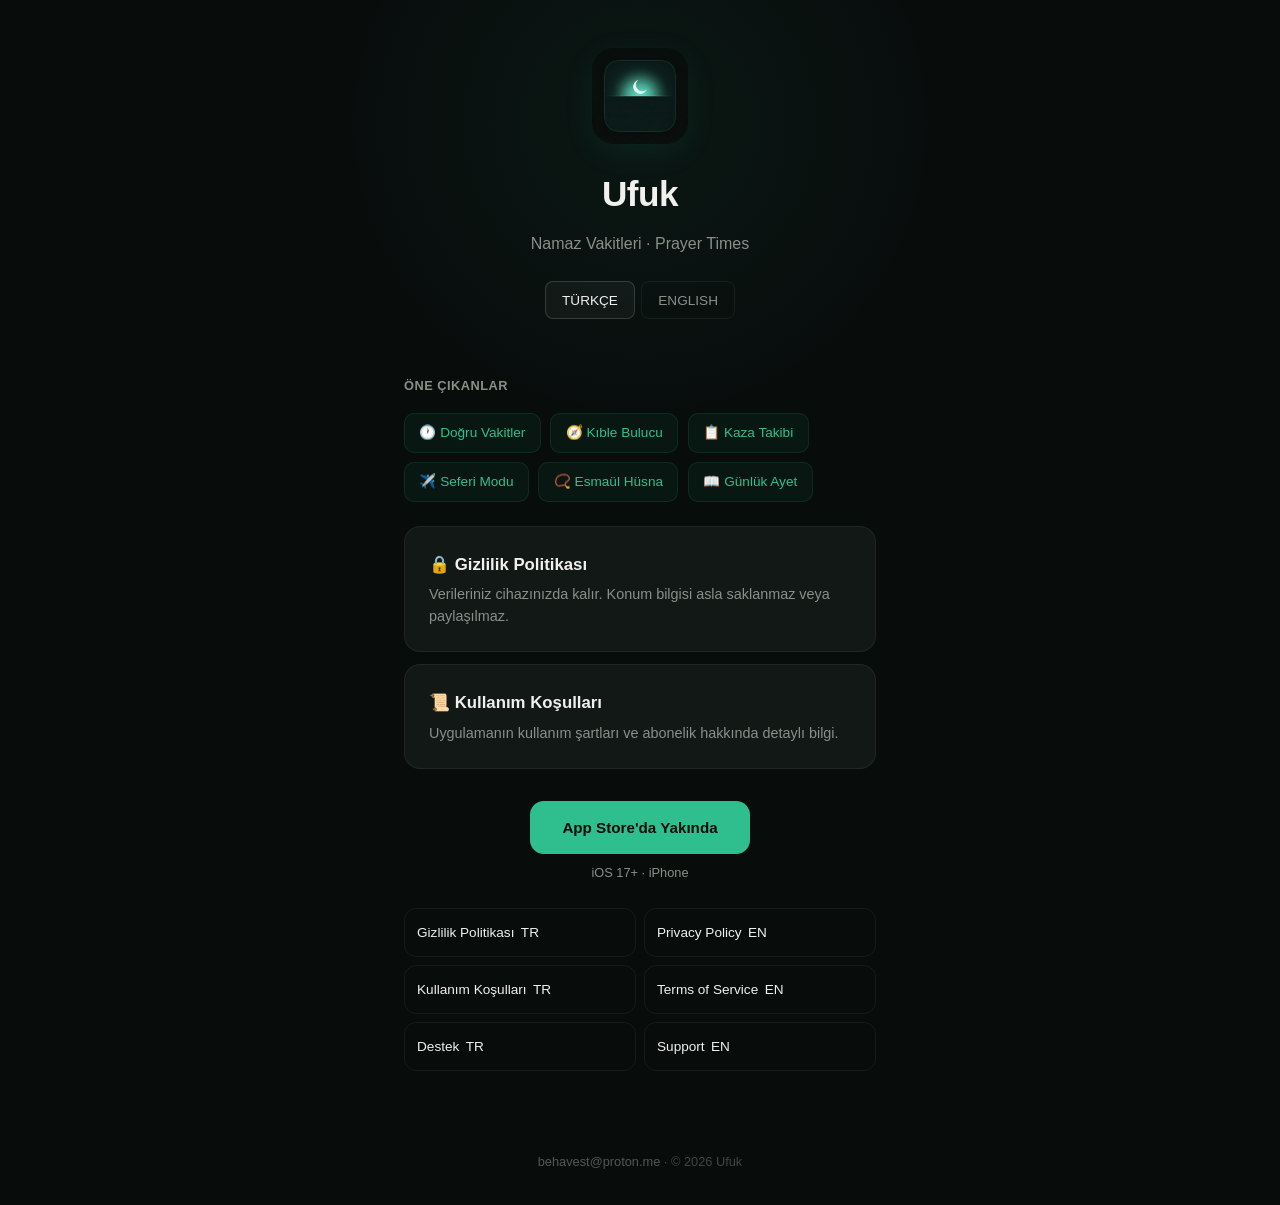
<file: index.html>
<!DOCTYPE html>
<html lang="tr">
<head>
    <meta charset="UTF-8">
    <meta http-equiv="refresh" content="0;url=landing/">
    <title>Yönlendiriliyor...</title>
</head>
<body>
    <p><a href="landing/">Ufuk — giriş sayfası</a></p>
</body>
</html>
</file>
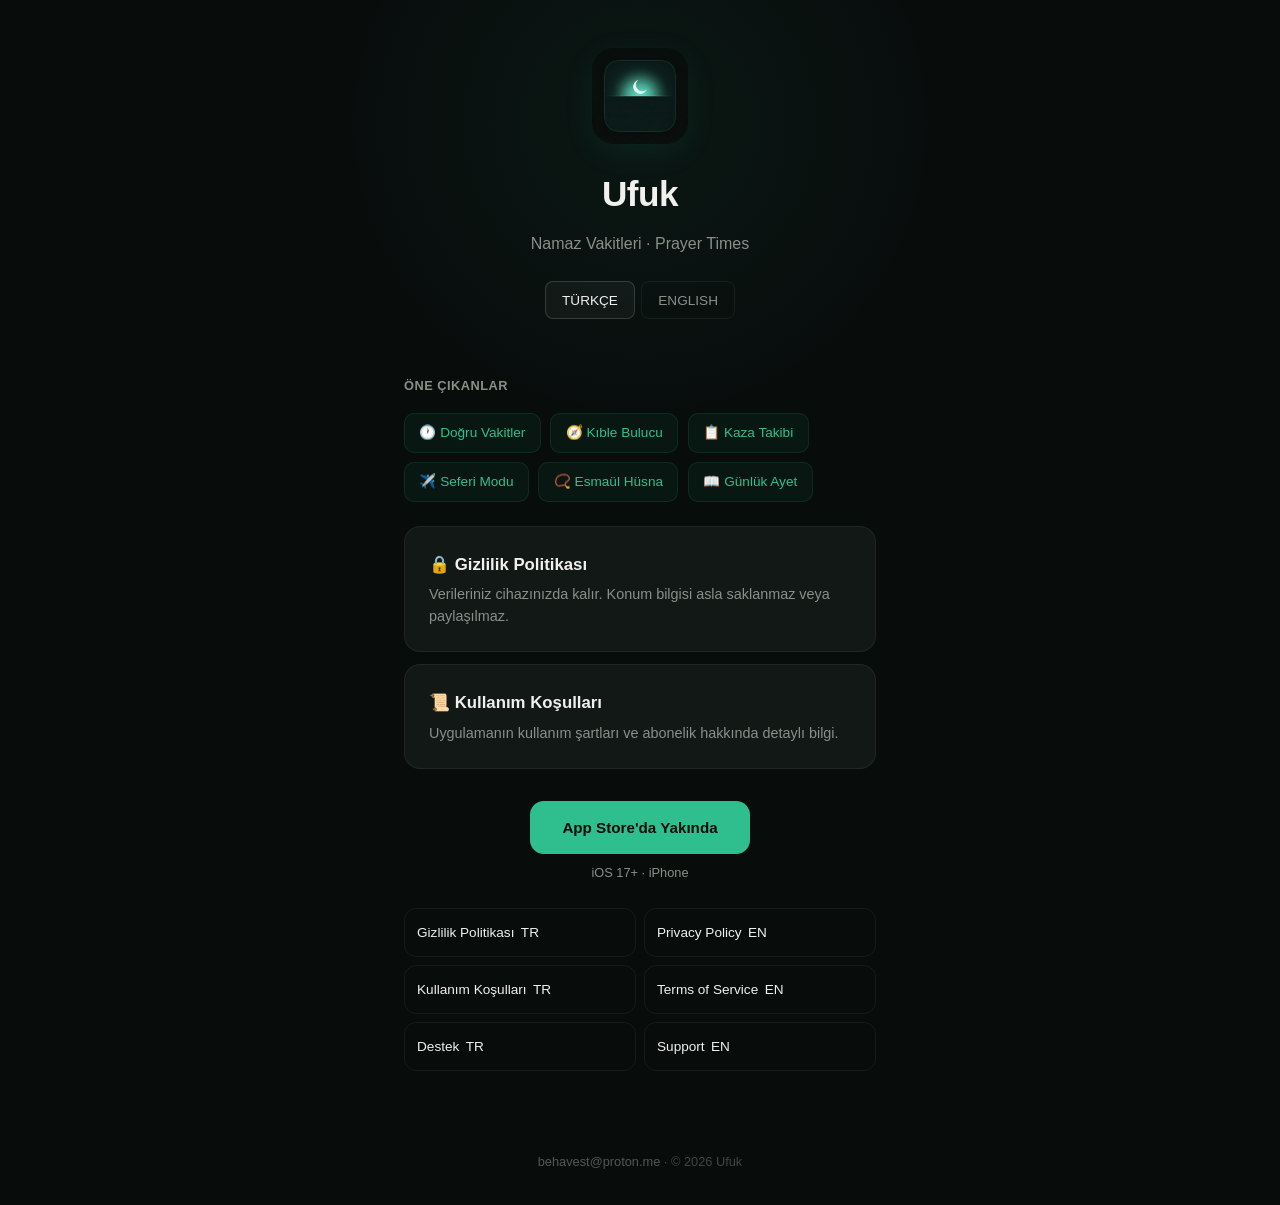
<file: landing/index.html>
<!DOCTYPE html>
<html lang="tr">
<head>
    <meta charset="UTF-8">
    <meta name="viewport" content="width=device-width, initial-scale=1.0">
    <title>Ufuk — Namaz Vakitleri</title>
    <link rel="stylesheet" href="landing.css">
</head>
<body>
    <header>
        <div class="icon"><img src="logo.png" alt="Ufuk" width="96" height="96" style="border-radius:22px;"></div>
        <h1>Ufuk</h1>
        <p class="sub">Namaz Vakitleri · Prayer Times</p>
        <div class="lang-row">
            <a href="index.html" class="active">TÜRKÇE</a>
            <a href="index-en.html">ENGLISH</a>
        </div>
    </header>

    <main>
        <div class="features">
            <h2>Öne Çıkanlar</h2>
            <div class="feature-row">
                <span class="tag">🕐 Doğru Vakitler</span>
                <span class="tag">🧭 Kıble Bulucu</span>
                <span class="tag">📋 Kaza Takibi</span>
                <span class="tag">✈️ Seferi Modu</span>
                <span class="tag">📿 Esmaül Hüsna</span>
                <span class="tag">📖 Günlük Ayet</span>
            </div>
        </div>

        <div class="card">
            <h3>🔒 Gizlilik Politikası</h3>
            <p>Verileriniz cihazınızda kalır. Konum bilgisi asla saklanmaz veya paylaşılmaz.</p>
        </div>

        <div class="card">
            <h3>📜 Kullanım Koşulları</h3>
            <p>Uygulamanın kullanım şartları ve abonelik hakkında detaylı bilgi.</p>
        </div>

        <div class="store-btn">
            <a href="#">App Store'da Yakında</a>
            <p class="soon">iOS 17+ · iPhone</p>
        </div>

        <div class="legal-links">
            <a href="gizlilik-politikasi.html">Gizlilik Politikası <span class="badge">TR</span></a>
            <a href="privacy-policy.html">Privacy Policy <span class="badge">EN</span></a>
            <a href="kullanim-kosullari.html">Kullanım Koşulları <span class="badge">TR</span></a>
            <a href="terms-of-service.html">Terms of Service <span class="badge">EN</span></a>
            <a href="destek.html">Destek <span class="badge">TR</span></a>
            <a href="support.html">Support <span class="badge">EN</span></a>
        </div>
    </main>

    <footer>
        <a href="mailto:behavest@proton.me">behavest@proton.me</a> · © 2026 Ufuk
    </footer>
</body>
</html>
</file>
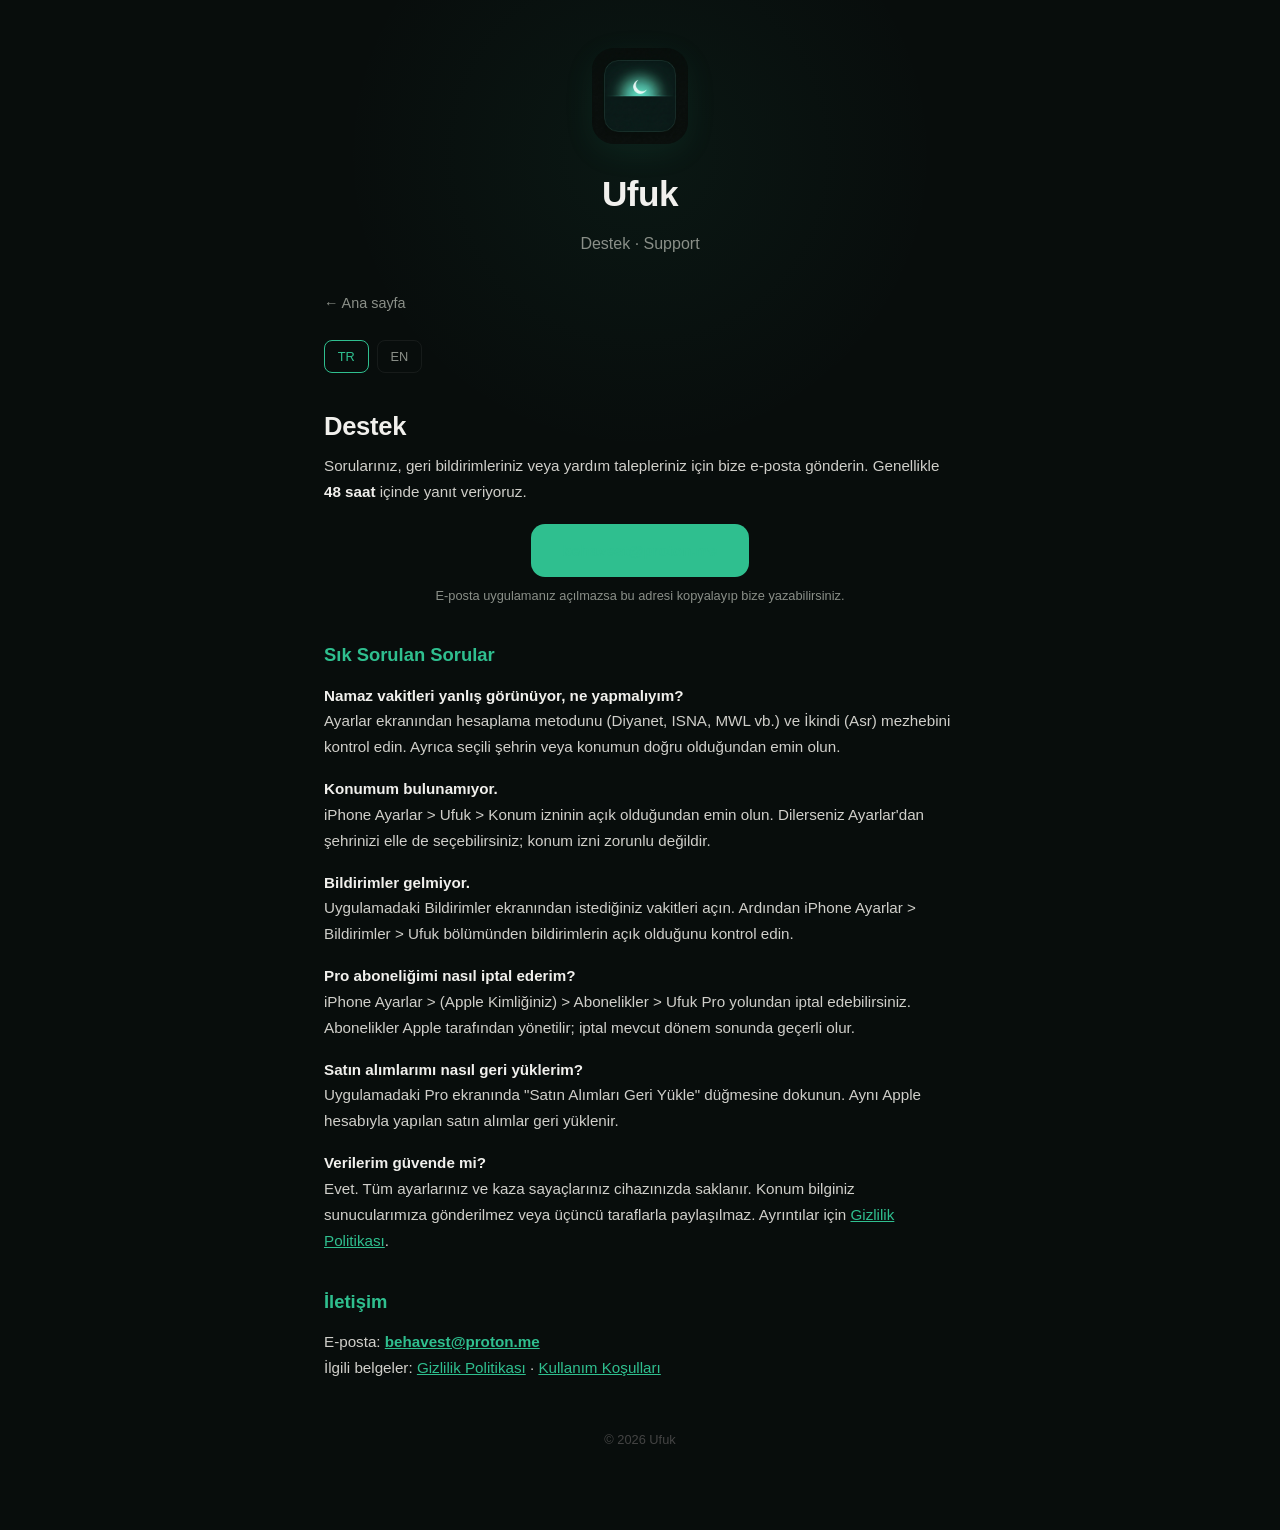
<file: landing/destek.html>
<!DOCTYPE html>
<html lang="tr">
<head>
    <meta charset="UTF-8">
    <meta name="viewport" content="width=device-width, initial-scale=1.0">
    <title>Destek — Ufuk</title>
    <meta name="description" content="Ufuk - Namaz Vakitleri uygulaması için destek, iletişim ve sık sorulan sorular.">
    <link rel="stylesheet" href="landing.css">
</head>
<body>
    <header>
        <div class="icon"><img src="logo.png" alt="Ufuk" width="96" height="96" style="border-radius:22px;"></div>
        <h1>Ufuk</h1>
        <p class="sub">Destek · Support</p>
    </header>

    <main class="policy">
        <a href="index.html" class="back">← Ana sayfa</a>
        <div class="lang-bar">
            <a href="#" class="active">TR</a>
            <a href="support.html">EN</a>
        </div>

        <h1>Destek</h1>
        <p>Sorularınız, geri bildirimleriniz veya yardım talepleriniz için bize e-posta gönderin. Genellikle <strong>48 saat</strong> içinde yanıt veriyoruz.</p>

        <div class="store-btn" style="margin-top:1.25rem;">
            <a href="mailto:behavest@proton.me?subject=Ufuk%20Destek">behavest@proton.me</a>
            <p class="soon">E-posta uygulamanız açılmazsa bu adresi kopyalayıp bize yazabilirsiniz.</p>
        </div>

        <h2>Sık Sorulan Sorular</h2>

        <p><strong>Namaz vakitleri yanlış görünüyor, ne yapmalıyım?</strong><br>
        Ayarlar ekranından hesaplama metodunu (Diyanet, ISNA, MWL vb.) ve İkindi (Asr) mezhebini kontrol edin. Ayrıca seçili şehrin veya konumun doğru olduğundan emin olun.</p>

        <p><strong>Konumum bulunamıyor.</strong><br>
        iPhone Ayarlar &gt; Ufuk &gt; Konum izninin açık olduğundan emin olun. Dilerseniz Ayarlar'dan şehrinizi elle de seçebilirsiniz; konum izni zorunlu değildir.</p>

        <p><strong>Bildirimler gelmiyor.</strong><br>
        Uygulamadaki Bildirimler ekranından istediğiniz vakitleri açın. Ardından iPhone Ayarlar &gt; Bildirimler &gt; Ufuk bölümünden bildirimlerin açık olduğunu kontrol edin.</p>

        <p><strong>Pro aboneliğimi nasıl iptal ederim?</strong><br>
        iPhone Ayarlar &gt; (Apple Kimliğiniz) &gt; Abonelikler &gt; Ufuk Pro yolundan iptal edebilirsiniz. Abonelikler Apple tarafından yönetilir; iptal mevcut dönem sonunda geçerli olur.</p>

        <p><strong>Satın alımlarımı nasıl geri yüklerim?</strong><br>
        Uygulamadaki Pro ekranında "Satın Alımları Geri Yükle" düğmesine dokunun. Aynı Apple hesabıyla yapılan satın alımlar geri yüklenir.</p>

        <p><strong>Verilerim güvende mi?</strong><br>
        Evet. Tüm ayarlarınız ve kaza sayaçlarınız cihazınızda saklanır. Konum bilginiz sunucularımıza gönderilmez veya üçüncü taraflarla paylaşılmaz. Ayrıntılar için <a href="gizlilik-politikasi.html">Gizlilik Politikası</a>.</p>

        <h2>İletişim</h2>
        <p>E-posta: <strong><a href="mailto:behavest@proton.me">behavest@proton.me</a></strong><br>
        İlgili belgeler: <a href="gizlilik-politikasi.html">Gizlilik Politikası</a> · <a href="kullanim-kosullari.html">Kullanım Koşulları</a></p>

        <footer>© 2026 Ufuk</footer>
    </main>
</body>
</html>
</file>
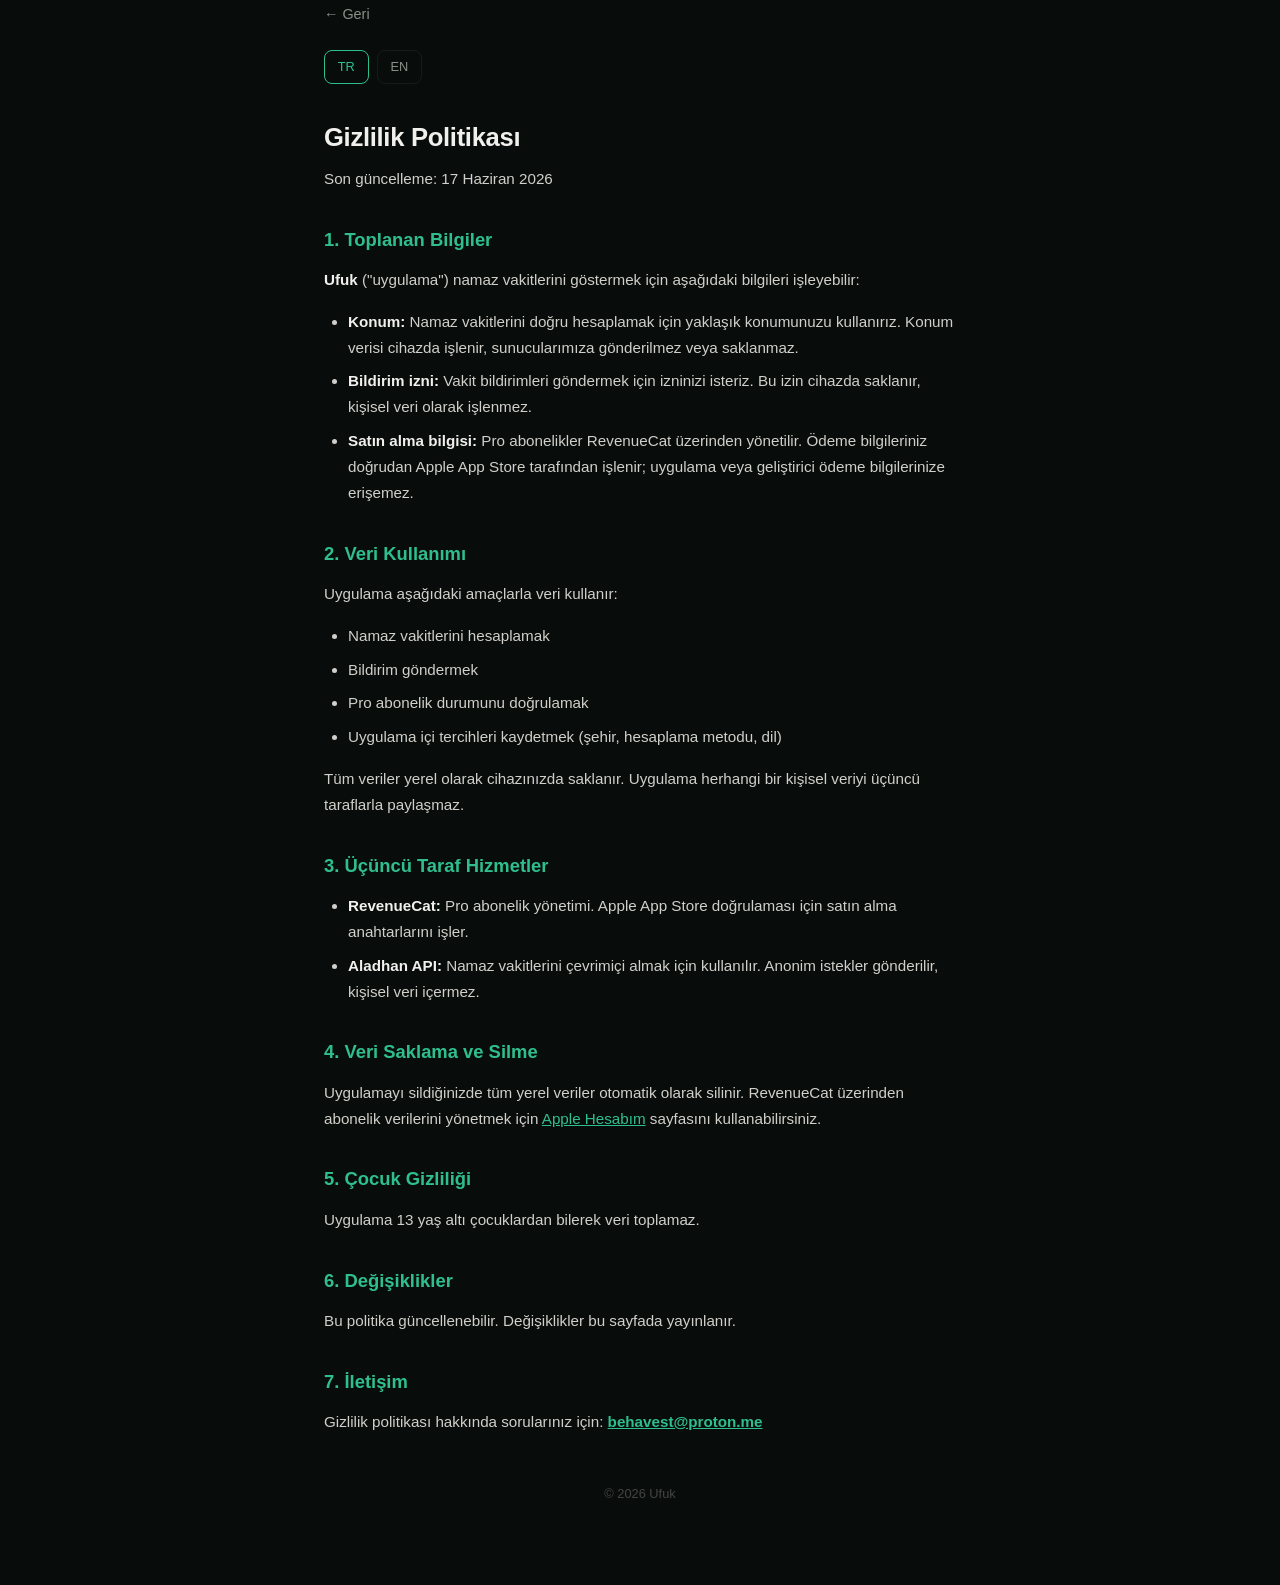
<file: landing/gizlilik-politikasi.html>
<!DOCTYPE html>
<html lang="tr">
<head>
    <meta charset="UTF-8">
    <meta name="viewport" content="width=device-width, initial-scale=1.0">
    <title>Gizlilik Politikası — Ufuk</title>
    <link rel="stylesheet" href="landing.css">
</head>
<body>
    <main class="policy">
        <a href="index.html" class="back">← Geri</a>
        <div class="lang-bar">
            <a href="#" class="active">TR</a>
            <a href="privacy-policy.html">EN</a>
        </div>

        <h1>Gizlilik Politikası</h1>
        <p class="sub">Son güncelleme: 17 Haziran 2026</p>

        <h2>1. Toplanan Bilgiler</h2>
        <p><strong>Ufuk</strong> ("uygulama") namaz vakitlerini göstermek için aşağıdaki bilgileri işleyebilir:</p>
        <ul>
            <li><strong>Konum:</strong> Namaz vakitlerini doğru hesaplamak için yaklaşık konumunuzu kullanırız. Konum verisi cihazda işlenir, sunucularımıza gönderilmez veya saklanmaz.</li>
            <li><strong>Bildirim izni:</strong> Vakit bildirimleri göndermek için izninizi isteriz. Bu izin cihazda saklanır, kişisel veri olarak işlenmez.</li>
            <li><strong>Satın alma bilgisi:</strong> Pro abonelikler RevenueCat üzerinden yönetilir. Ödeme bilgileriniz doğrudan Apple App Store tarafından işlenir; uygulama veya geliştirici ödeme bilgilerinize erişemez.</li>
        </ul>

        <h2>2. Veri Kullanımı</h2>
        <p>Uygulama aşağıdaki amaçlarla veri kullanır:</p>
        <ul>
            <li>Namaz vakitlerini hesaplamak</li>
            <li>Bildirim göndermek</li>
            <li>Pro abonelik durumunu doğrulamak</li>
            <li>Uygulama içi tercihleri kaydetmek (şehir, hesaplama metodu, dil)</li>
        </ul>
        <p>Tüm veriler yerel olarak cihazınızda saklanır. Uygulama herhangi bir kişisel veriyi üçüncü taraflarla paylaşmaz.</p>

        <h2>3. Üçüncü Taraf Hizmetler</h2>
        <ul>
            <li><strong>RevenueCat:</strong> Pro abonelik yönetimi. Apple App Store doğrulaması için satın alma anahtarlarını işler.</li>
            <li><strong>Aladhan API:</strong> Namaz vakitlerini çevrimiçi almak için kullanılır. Anonim istekler gönderilir, kişisel veri içermez.</li>
        </ul>

        <h2>4. Veri Saklama ve Silme</h2>
        <p>Uygulamayı sildiğinizde tüm yerel veriler otomatik olarak silinir. RevenueCat üzerinden abonelik verilerini yönetmek için <a href="https://apps.apple.com/account/subscriptions" target="_blank">Apple Hesabım</a> sayfasını kullanabilirsiniz.</p>

        <h2>5. Çocuk Gizliliği</h2>
        <p>Uygulama 13 yaş altı çocuklardan bilerek veri toplamaz.</p>

        <h2>6. Değişiklikler</h2>
        <p>Bu politika güncellenebilir. Değişiklikler bu sayfada yayınlanır.</p>

        <h2>7. İletişim</h2>
        <p>Gizlilik politikası hakkında sorularınız için: <strong><a href="mailto:behavest@proton.me">behavest@proton.me</a></strong></p>

        <footer>© 2026 Ufuk</footer>
    </main>
</body>
</html>
</file>
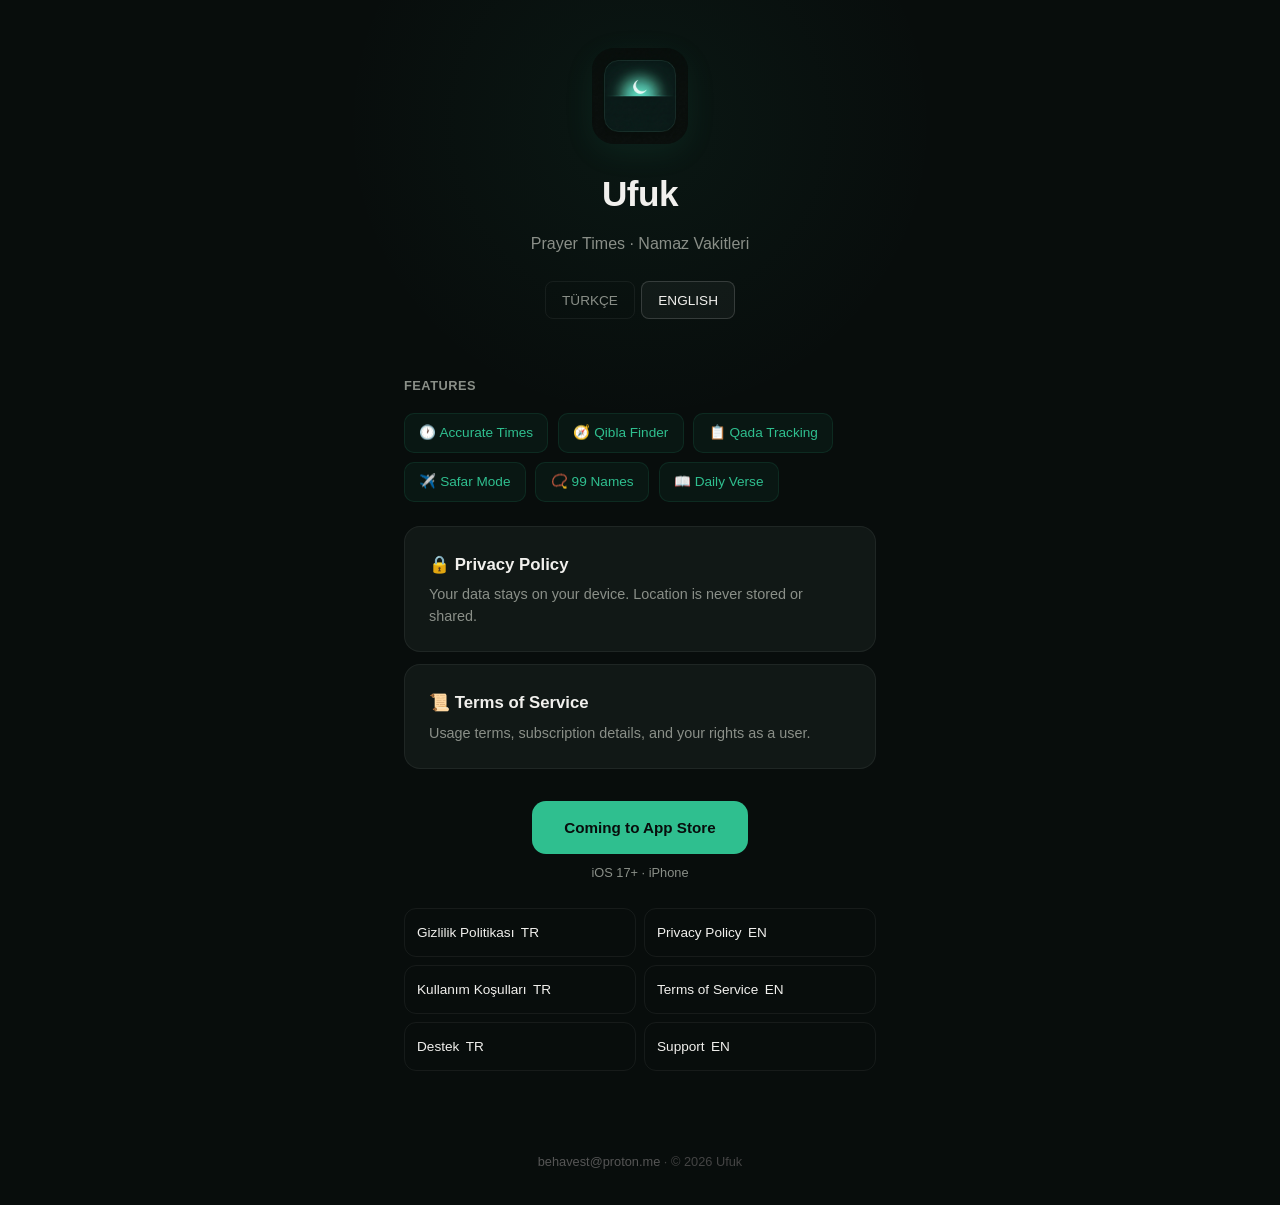
<file: landing/index-en.html>
<!DOCTYPE html>
<html lang="en">
<head>
    <meta charset="UTF-8">
    <meta name="viewport" content="width=device-width, initial-scale=1.0">
    <title>Ufuk — Prayer Times</title>
    <link rel="stylesheet" href="landing.css">
</head>
<body>
    <header>
        <div class="icon"><img src="logo.png" alt="Ufuk" width="96" height="96" style="border-radius:22px;"></div>
        <h1>Ufuk</h1>
        <p class="sub">Prayer Times · Namaz Vakitleri</p>
        <div class="lang-row">
            <a href="index.html">TÜRKÇE</a>
            <a href="index-en.html" class="active">ENGLISH</a>
        </div>
    </header>

    <main>
        <div class="features">
            <h2>Features</h2>
            <div class="feature-row">
                <span class="tag">🕐 Accurate Times</span>
                <span class="tag">🧭 Qibla Finder</span>
                <span class="tag">📋 Qada Tracking</span>
                <span class="tag">✈️ Safar Mode</span>
                <span class="tag">📿 99 Names</span>
                <span class="tag">📖 Daily Verse</span>
            </div>
        </div>

        <div class="card">
            <h3>🔒 Privacy Policy</h3>
            <p>Your data stays on your device. Location is never stored or shared.</p>
        </div>

        <div class="card">
            <h3>📜 Terms of Service</h3>
            <p>Usage terms, subscription details, and your rights as a user.</p>
        </div>

        <div class="store-btn">
            <a href="#">Coming to App Store</a>
            <p class="soon">iOS 17+ · iPhone</p>
        </div>

        <div class="legal-links">
            <a href="gizlilik-politikasi.html">Gizlilik Politikası <span class="badge">TR</span></a>
            <a href="privacy-policy.html">Privacy Policy <span class="badge">EN</span></a>
            <a href="kullanim-kosullari.html">Kullanım Koşulları <span class="badge">TR</span></a>
            <a href="terms-of-service.html">Terms of Service <span class="badge">EN</span></a>
            <a href="destek.html">Destek <span class="badge">TR</span></a>
            <a href="support.html">Support <span class="badge">EN</span></a>
        </div>
    </main>

    <footer>
        <a href="mailto:behavest@proton.me">behavest@proton.me</a> · © 2026 Ufuk
    </footer>
</body>
</html>
</file>
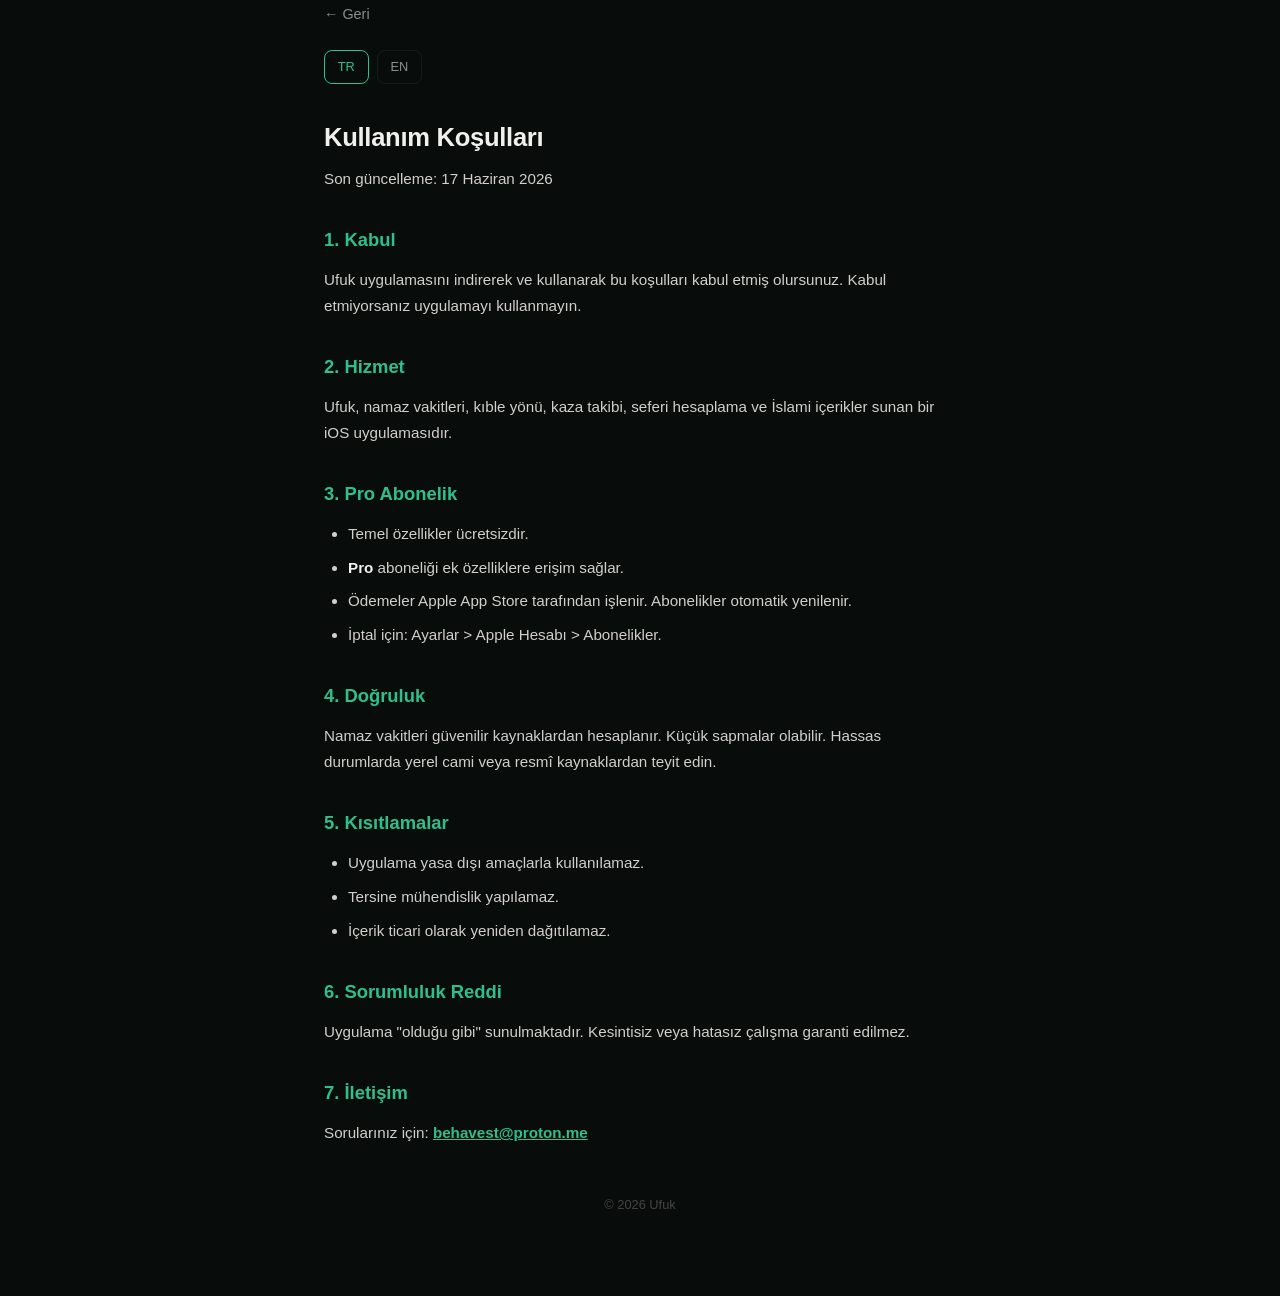
<file: landing/kullanim-kosullari.html>
<!DOCTYPE html>
<html lang="tr">
<head>
    <meta charset="UTF-8">
    <meta name="viewport" content="width=device-width, initial-scale=1.0">
    <title>Kullanım Koşulları — Ufuk</title>
    <link rel="stylesheet" href="landing.css">
</head>
<body>
    <main class="policy">
        <a href="index.html" class="back">← Geri</a>
        <div class="lang-bar">
            <a href="#" class="active">TR</a>
            <a href="terms-of-service.html">EN</a>
        </div>

        <h1>Kullanım Koşulları</h1>
        <p class="sub">Son güncelleme: 17 Haziran 2026</p>

        <h2>1. Kabul</h2>
        <p>Ufuk uygulamasını indirerek ve kullanarak bu koşulları kabul etmiş olursunuz. Kabul etmiyorsanız uygulamayı kullanmayın.</p>

        <h2>2. Hizmet</h2>
        <p>Ufuk, namaz vakitleri, kıble yönü, kaza takibi, seferi hesaplama ve İslami içerikler sunan bir iOS uygulamasıdır.</p>

        <h2>3. Pro Abonelik</h2>
        <ul>
            <li>Temel özellikler ücretsizdir.</li>
            <li><strong>Pro</strong> aboneliği ek özelliklere erişim sağlar.</li>
            <li>Ödemeler Apple App Store tarafından işlenir. Abonelikler otomatik yenilenir.</li>
            <li>İptal için: Ayarlar > Apple Hesabı > Abonelikler.</li>
        </ul>

        <h2>4. Doğruluk</h2>
        <p>Namaz vakitleri güvenilir kaynaklardan hesaplanır. Küçük sapmalar olabilir. Hassas durumlarda yerel cami veya resmî kaynaklardan teyit edin.</p>

        <h2>5. Kısıtlamalar</h2>
        <ul>
            <li>Uygulama yasa dışı amaçlarla kullanılamaz.</li>
            <li>Tersine mühendislik yapılamaz.</li>
            <li>İçerik ticari olarak yeniden dağıtılamaz.</li>
        </ul>

        <h2>6. Sorumluluk Reddi</h2>
        <p>Uygulama "olduğu gibi" sunulmaktadır. Kesintisiz veya hatasız çalışma garanti edilmez.</p>

        <h2>7. İletişim</h2>
        <p>Sorularınız için: <strong><a href="mailto:behavest@proton.me">behavest@proton.me</a></strong></p>

        <footer>© 2026 Ufuk</footer>
    </main>
</body>
</html>
</file>
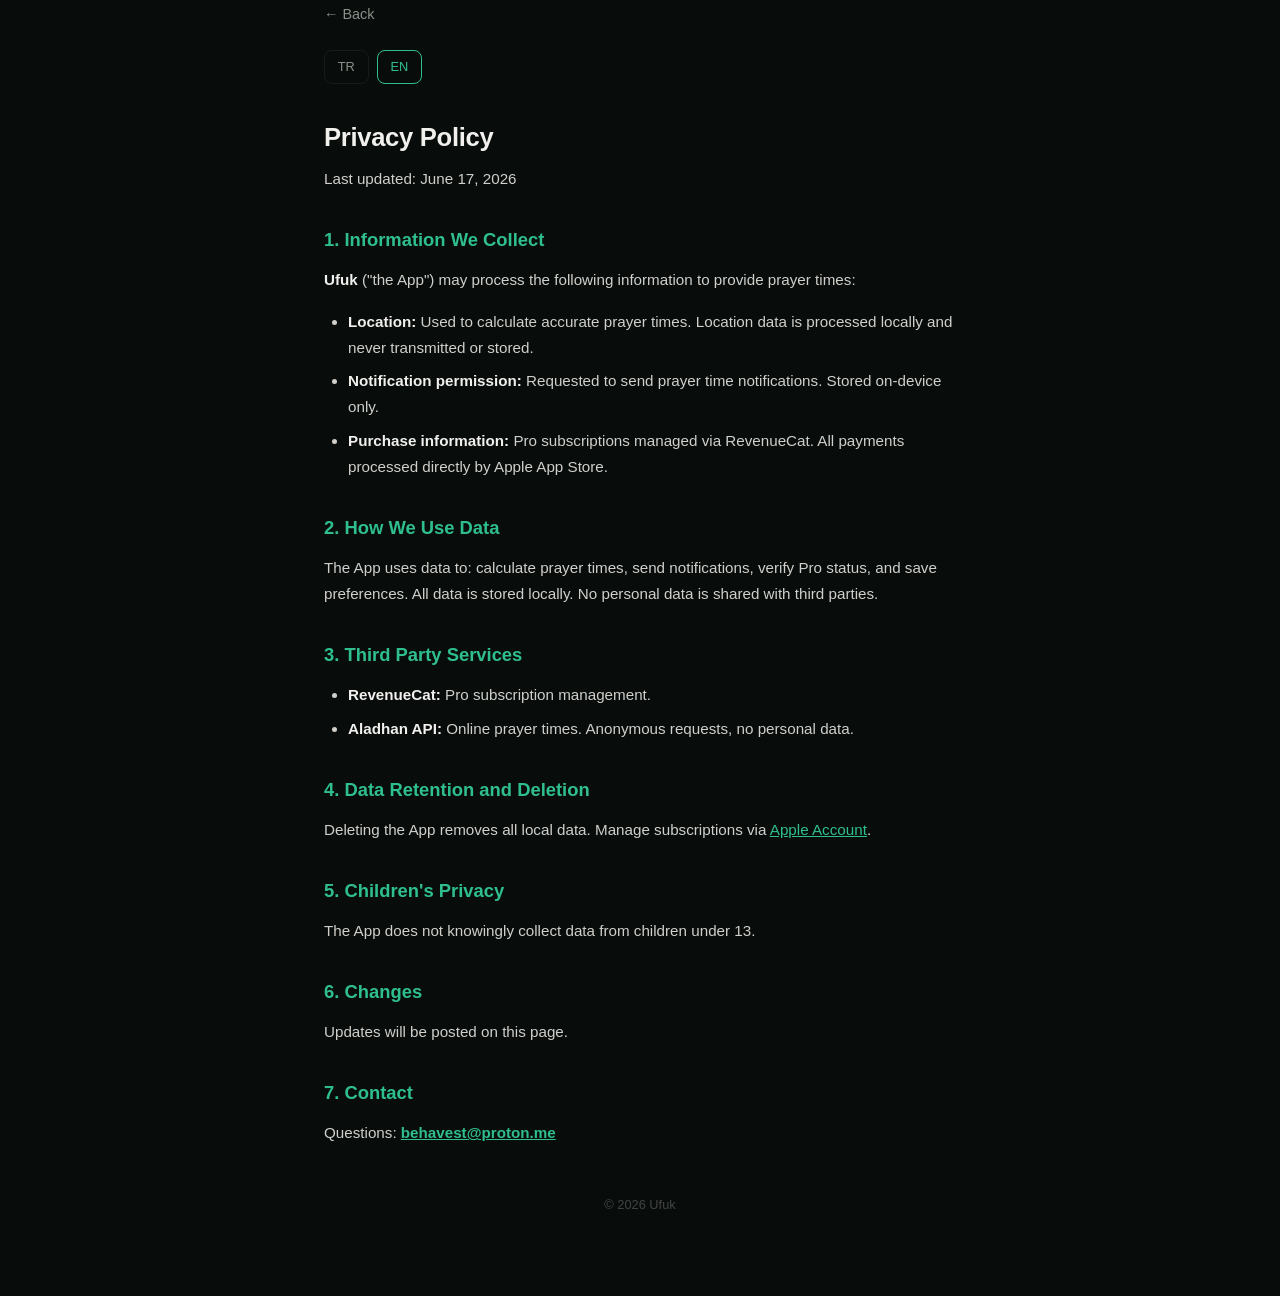
<file: landing/privacy-policy.html>
<!DOCTYPE html>
<html lang="en">
<head>
    <meta charset="UTF-8">
    <meta name="viewport" content="width=device-width, initial-scale=1.0">
    <title>Privacy Policy — Ufuk</title>
    <link rel="stylesheet" href="landing.css">
</head>
<body>
    <main class="policy">
        <a href="index-en.html" class="back">← Back</a>
        <div class="lang-bar">
            <a href="gizlilik-politikasi.html">TR</a>
            <a href="#" class="active">EN</a>
        </div>

        <h1>Privacy Policy</h1>
        <p class="sub">Last updated: June 17, 2026</p>

        <h2>1. Information We Collect</h2>
        <p><strong>Ufuk</strong> ("the App") may process the following information to provide prayer times:</p>
        <ul>
            <li><strong>Location:</strong> Used to calculate accurate prayer times. Location data is processed locally and never transmitted or stored.</li>
            <li><strong>Notification permission:</strong> Requested to send prayer time notifications. Stored on-device only.</li>
            <li><strong>Purchase information:</strong> Pro subscriptions managed via RevenueCat. All payments processed directly by Apple App Store.</li>
        </ul>

        <h2>2. How We Use Data</h2>
        <p>The App uses data to: calculate prayer times, send notifications, verify Pro status, and save preferences. All data is stored locally. No personal data is shared with third parties.</p>

        <h2>3. Third Party Services</h2>
        <ul>
            <li><strong>RevenueCat:</strong> Pro subscription management.</li>
            <li><strong>Aladhan API:</strong> Online prayer times. Anonymous requests, no personal data.</li>
        </ul>

        <h2>4. Data Retention and Deletion</h2>
        <p>Deleting the App removes all local data. Manage subscriptions via <a href="https://apps.apple.com/account/subscriptions" target="_blank">Apple Account</a>.</p>

        <h2>5. Children's Privacy</h2>
        <p>The App does not knowingly collect data from children under 13.</p>

        <h2>6. Changes</h2>
        <p>Updates will be posted on this page.</p>

        <h2>7. Contact</h2>
        <p>Questions: <strong><a href="mailto:behavest@proton.me">behavest@proton.me</a></strong></p>

        <footer>© 2026 Ufuk</footer>
    </main>
</body>
</html>
</file>
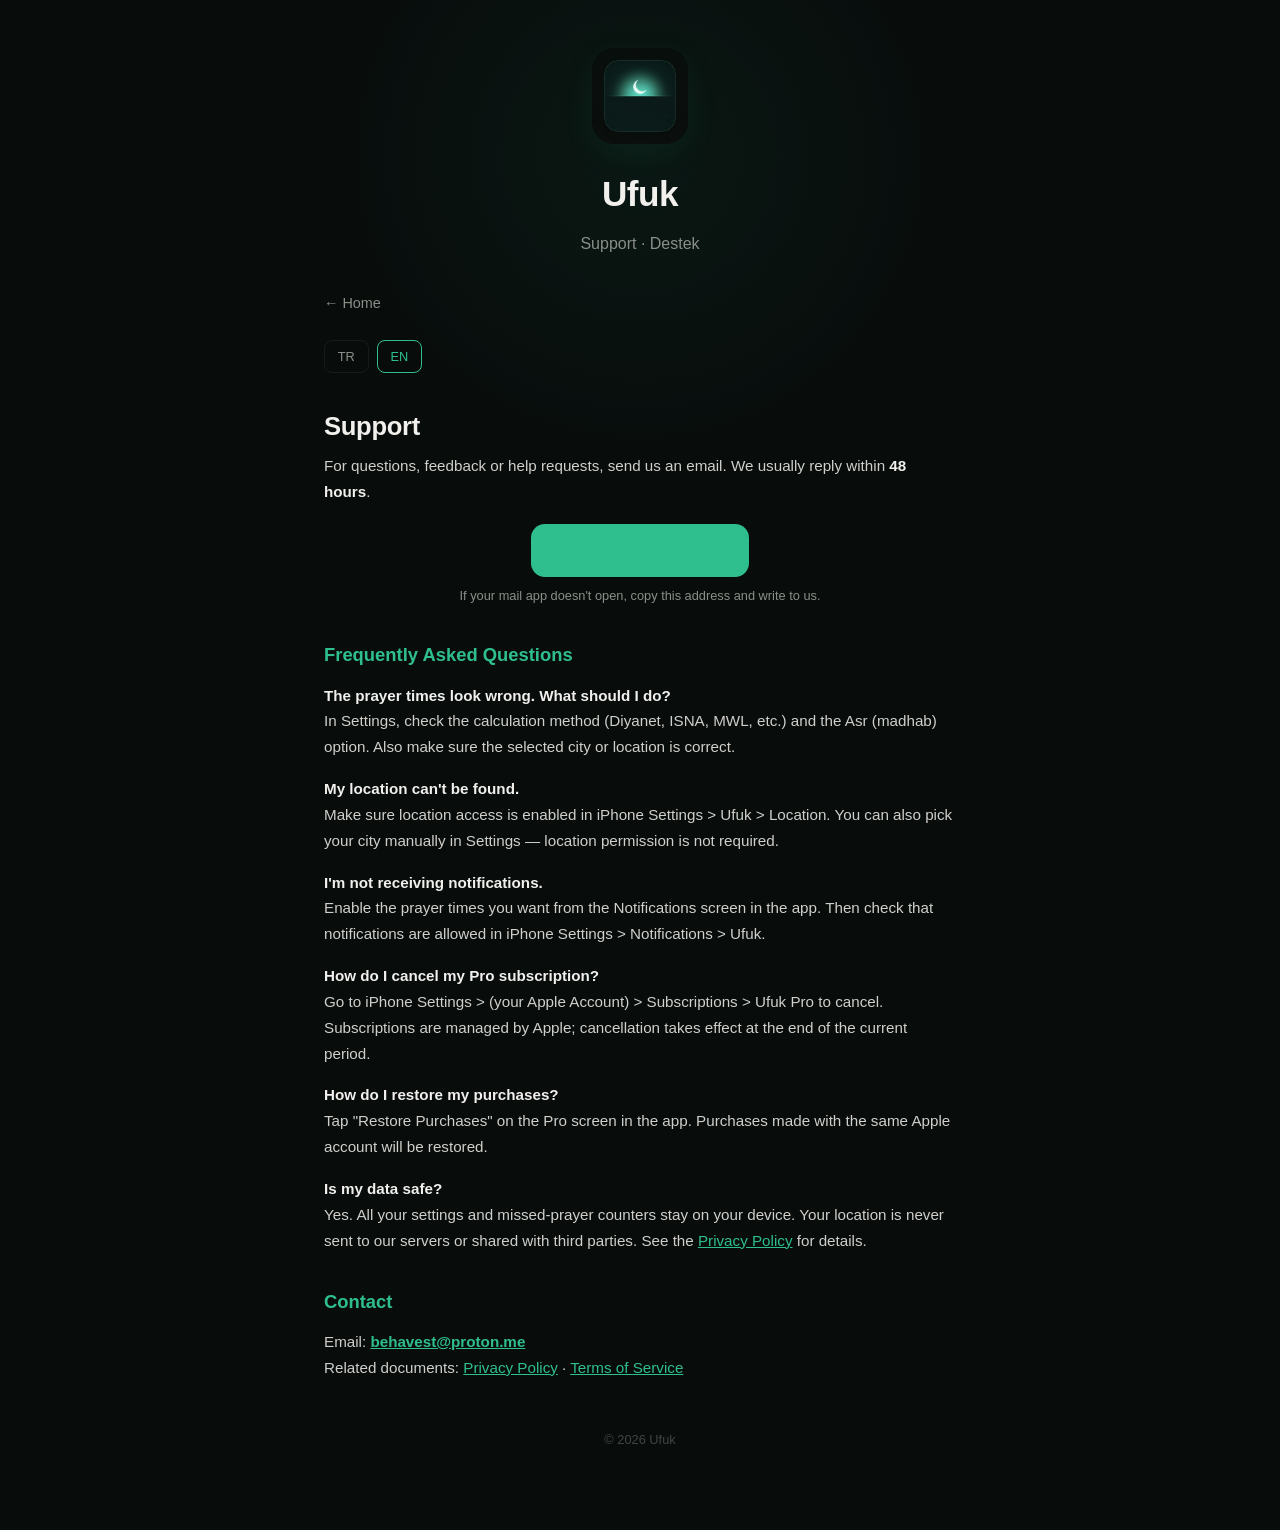
<file: landing/support.html>
<!DOCTYPE html>
<html lang="en">
<head>
    <meta charset="UTF-8">
    <meta name="viewport" content="width=device-width, initial-scale=1.0">
    <title>Support — Ufuk</title>
    <meta name="description" content="Support, contact and frequently asked questions for the Ufuk Prayer Times app.">
    <link rel="stylesheet" href="landing.css">
</head>
<body>
    <header>
        <div class="icon"><img src="logo.png" alt="Ufuk" width="96" height="96" style="border-radius:22px;"></div>
        <h1>Ufuk</h1>
        <p class="sub">Support · Destek</p>
    </header>

    <main class="policy">
        <a href="index-en.html" class="back">← Home</a>
        <div class="lang-bar">
            <a href="destek.html">TR</a>
            <a href="#" class="active">EN</a>
        </div>

        <h1>Support</h1>
        <p>For questions, feedback or help requests, send us an email. We usually reply within <strong>48 hours</strong>.</p>

        <div class="store-btn" style="margin-top:1.25rem;">
            <a href="mailto:behavest@proton.me?subject=Ufuk%20Support">behavest@proton.me</a>
            <p class="soon">If your mail app doesn't open, copy this address and write to us.</p>
        </div>

        <h2>Frequently Asked Questions</h2>

        <p><strong>The prayer times look wrong. What should I do?</strong><br>
        In Settings, check the calculation method (Diyanet, ISNA, MWL, etc.) and the Asr (madhab) option. Also make sure the selected city or location is correct.</p>

        <p><strong>My location can't be found.</strong><br>
        Make sure location access is enabled in iPhone Settings &gt; Ufuk &gt; Location. You can also pick your city manually in Settings — location permission is not required.</p>

        <p><strong>I'm not receiving notifications.</strong><br>
        Enable the prayer times you want from the Notifications screen in the app. Then check that notifications are allowed in iPhone Settings &gt; Notifications &gt; Ufuk.</p>

        <p><strong>How do I cancel my Pro subscription?</strong><br>
        Go to iPhone Settings &gt; (your Apple Account) &gt; Subscriptions &gt; Ufuk Pro to cancel. Subscriptions are managed by Apple; cancellation takes effect at the end of the current period.</p>

        <p><strong>How do I restore my purchases?</strong><br>
        Tap "Restore Purchases" on the Pro screen in the app. Purchases made with the same Apple account will be restored.</p>

        <p><strong>Is my data safe?</strong><br>
        Yes. All your settings and missed-prayer counters stay on your device. Your location is never sent to our servers or shared with third parties. See the <a href="privacy-policy.html">Privacy Policy</a> for details.</p>

        <h2>Contact</h2>
        <p>Email: <strong><a href="mailto:behavest@proton.me">behavest@proton.me</a></strong><br>
        Related documents: <a href="privacy-policy.html">Privacy Policy</a> · <a href="terms-of-service.html">Terms of Service</a></p>

        <footer>© 2026 Ufuk</footer>
    </main>
</body>
</html>
</file>
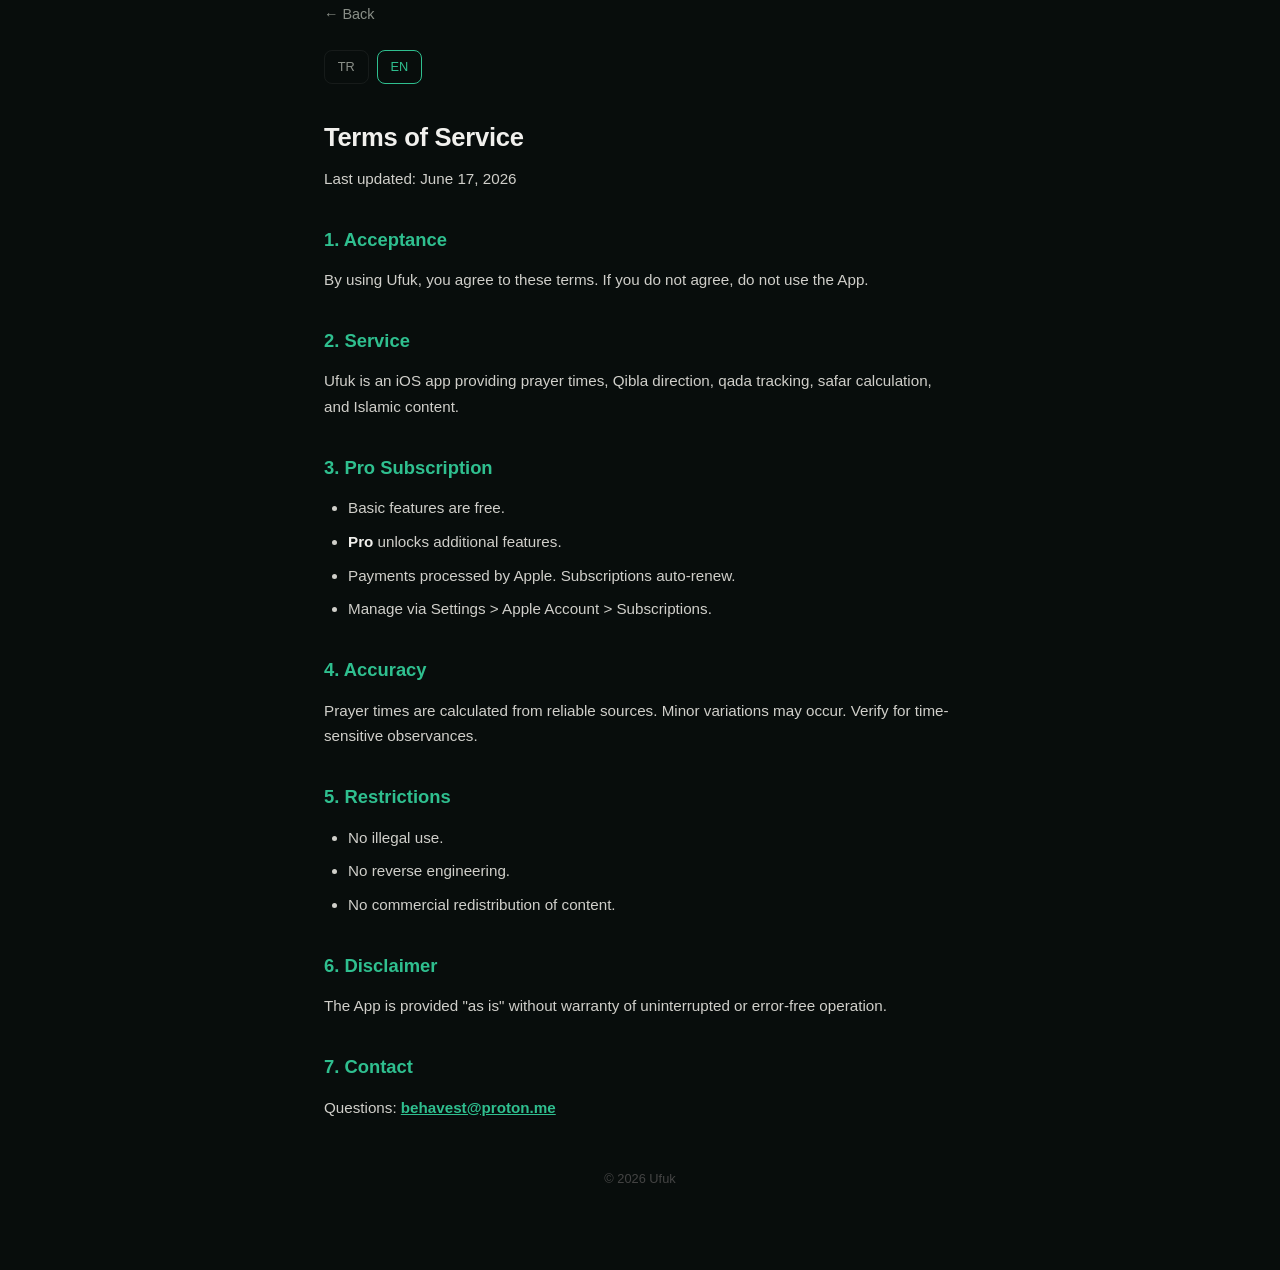
<file: landing/terms-of-service.html>
<!DOCTYPE html>
<html lang="en">
<head>
    <meta charset="UTF-8">
    <meta name="viewport" content="width=device-width, initial-scale=1.0">
    <title>Terms of Service — Ufuk</title>
    <link rel="stylesheet" href="landing.css">
</head>
<body>
    <main class="policy">
        <a href="index-en.html" class="back">← Back</a>
        <div class="lang-bar">
            <a href="kullanim-kosullari.html">TR</a>
            <a href="#" class="active">EN</a>
        </div>

        <h1>Terms of Service</h1>
        <p class="sub">Last updated: June 17, 2026</p>

        <h2>1. Acceptance</h2>
        <p>By using Ufuk, you agree to these terms. If you do not agree, do not use the App.</p>

        <h2>2. Service</h2>
        <p>Ufuk is an iOS app providing prayer times, Qibla direction, qada tracking, safar calculation, and Islamic content.</p>

        <h2>3. Pro Subscription</h2>
        <ul>
            <li>Basic features are free.</li>
            <li><strong>Pro</strong> unlocks additional features.</li>
            <li>Payments processed by Apple. Subscriptions auto-renew.</li>
            <li>Manage via Settings > Apple Account > Subscriptions.</li>
        </ul>

        <h2>4. Accuracy</h2>
        <p>Prayer times are calculated from reliable sources. Minor variations may occur. Verify for time-sensitive observances.</p>

        <h2>5. Restrictions</h2>
        <ul>
            <li>No illegal use.</li>
            <li>No reverse engineering.</li>
            <li>No commercial redistribution of content.</li>
        </ul>

        <h2>6. Disclaimer</h2>
        <p>The App is provided "as is" without warranty of uninterrupted or error-free operation.</p>

        <h2>7. Contact</h2>
        <p>Questions: <strong><a href="mailto:behavest@proton.me">behavest@proton.me</a></strong></p>

        <footer>© 2026 Ufuk</footer>
    </main>
</body>
</html>
</file>
<file: landing/landing.css>
:root { --bg: #080d0c; --surface: #111816; --text: #f1f0ed; --dim: #8a8f88; --accent: #2fbf8f; --border: rgba(255,255,255,0.06); }
* { margin: 0; padding: 0; box-sizing: border-box; }
body {
    font-family: -apple-system, BlinkMacSystemFont, 'SF Pro Display', 'Segoe UI', sans-serif;
    background: var(--bg); color: var(--text);
    min-height: 100vh; display: flex; flex-direction: column;
    -webkit-font-smoothing: antialiased; overflow-x: hidden;
    line-height: 1.7;
}

/* ── Landing Page ── */

header {
    padding: 3rem 1.5rem 2rem; text-align: center; position: relative;
}
header::before {
    content: ''; position: absolute; top: -50%; left: 50%; transform: translateX(-50%);
    width: 600px; height: 600px; border-radius: 50%;
    background: radial-gradient(circle, rgba(47,191,143,0.06) 0%, transparent 70%);
    pointer-events: none;
}
.icon {
    width: 96px; height: 96px;
    display: inline-flex; align-items: center; justify-content: center;
    margin-bottom: 1.25rem; position: relative; z-index: 1;
}
.icon img {
    width: 96px; height: 96px; border-radius: 24px;
    box-shadow: 0 8px 32px rgba(47,191,143,0.08);
}
h1 { font-size: 2.2rem; font-weight: 700; letter-spacing: -0.5px; position: relative; z-index: 1; }
.sub { color: var(--dim); font-size: 1rem; margin-top: 0.4rem; position: relative; z-index: 1; }
.lang-row { display: flex; gap: 0.4rem; justify-content: center; margin-top: 1.5rem; position: relative; z-index: 1; }
.lang-row a {
    padding: 0.4rem 1rem; border-radius: 8px; font-size: 0.85rem;
    color: var(--dim); text-decoration: none; border: 1px solid var(--border); transition: all 0.2s;
}
.lang-row a.active, .lang-row a:hover { color: var(--text); border-color: rgba(255,255,255,0.15); background: rgba(255,255,255,0.04); }

main { flex: 1; max-width: 520px; width: 100%; margin: 0 auto; padding: 0 1.5rem 3rem; }

.card {
    background: var(--surface); border: 1px solid var(--border);
    border-radius: 16px; padding: 1.5rem; margin-bottom: 0.75rem;
    transition: border-color 0.2s;
}
.card:hover { border-color: rgba(47,191,143,0.2); }
.card h3 { font-size: 1.05rem; font-weight: 600; margin-bottom: 0.3rem; display: flex; align-items: center; gap: 0.5rem; }
.card p { font-size: 0.9rem; color: var(--dim); line-height: 1.5; }
.card .badge {
    font-size: 0.65rem; background: var(--accent); color: var(--bg);
    padding: 1px 8px; border-radius: 10px; font-weight: 700; text-transform: uppercase;
}

.features { margin: 1.5rem 0; }
.features h2 { font-size: 0.8rem; text-transform: uppercase; letter-spacing: 0.5px; color: var(--dim); margin-bottom: 1rem; }
.feature-row { display: flex; flex-wrap: wrap; gap: 0.6rem; margin-bottom: 1.5rem; }
.tag {
    padding: 0.45rem 0.9rem; border-radius: 10px; font-size: 0.85rem;
    background: rgba(47,191,143,0.06); border: 1px solid rgba(47,191,143,0.12); color: var(--accent);
}

.store-btn { display: block; text-align: center; margin: 2rem 0 1.5rem; }
.store-btn a {
    display: inline-block; padding: 0.85rem 2rem;
    background: var(--accent); color: var(--bg); border-radius: 14px;
    font-weight: 600; font-size: 0.95rem; text-decoration: none; transition: all 0.2s;
}
.store-btn a:hover { filter: brightness(1.1); transform: scale(1.02); }
.store-btn .soon { font-size: 0.8rem; color: var(--dim); margin-top: 0.5rem; }

.legal-links { display: grid; grid-template-columns: 1fr 1fr; gap: 0.5rem; }
.legal-links a {
    display: flex; align-items: center; gap: 0.4rem;
    padding: 0.75rem; border-radius: 12px; font-size: 0.85rem;
    color: var(--text); text-decoration: none; border: 1px solid var(--border); transition: all 0.2s;
}
.legal-links a:hover { border-color: rgba(255,255,255,0.12); background: rgba(255,255,255,0.02); }

footer { text-align: center; padding: 2rem 1.5rem; font-size: 0.8rem; color: #444; }
footer a { color: #555; text-decoration: none; }
footer a:hover { color: var(--accent); }

/* ── Policy Pages ── */

.policy { max-width: 680px; }
.policy .back {
    display: inline-flex; align-items: center; gap: 0.4rem;
    color: var(--dim); text-decoration: none; font-size: 0.9rem; margin-bottom: 1.5rem;
}
.policy .back:hover { color: var(--accent); }
.policy .lang-bar { display: flex; gap: 0.5rem; margin-bottom: 2rem; }
.policy .lang-bar a {
    padding: 0.3rem 0.8rem; border-radius: 8px; font-size: 0.8rem;
    color: var(--dim); text-decoration: none; border: 1px solid var(--border);
}
.policy .lang-bar a.active { color: var(--accent); border-color: var(--accent); }
.policy .lang-bar a:hover { color: var(--text); }
.policy h1 { font-size: 1.6rem; margin-bottom: 0.25rem; letter-spacing: -0.3px; }
.policy h2 {
    font-size: 1.15rem; font-weight: 600; margin-top: 2rem; margin-bottom: 0.75rem; color: var(--accent);
}
.policy p { margin-bottom: 1rem; color: #d0cfca; font-size: 0.95rem; }
.policy ul { margin: 0.5rem 0 1rem 1.5rem; color: #d0cfca; }
.policy ul li { margin-bottom: 0.5rem; font-size: 0.95rem; }
.policy strong { color: var(--text); }
.policy a { color: var(--accent); }

@media (max-width: 480px) {
    header { padding: 2rem 1rem 1.5rem; }
    .icon, .icon img { width: 80px; height: 80px; }
    .icon img { border-radius: 20px; }
    h1 { font-size: 1.8rem; }
    .legal-links { grid-template-columns: 1fr; }
}
</file>
